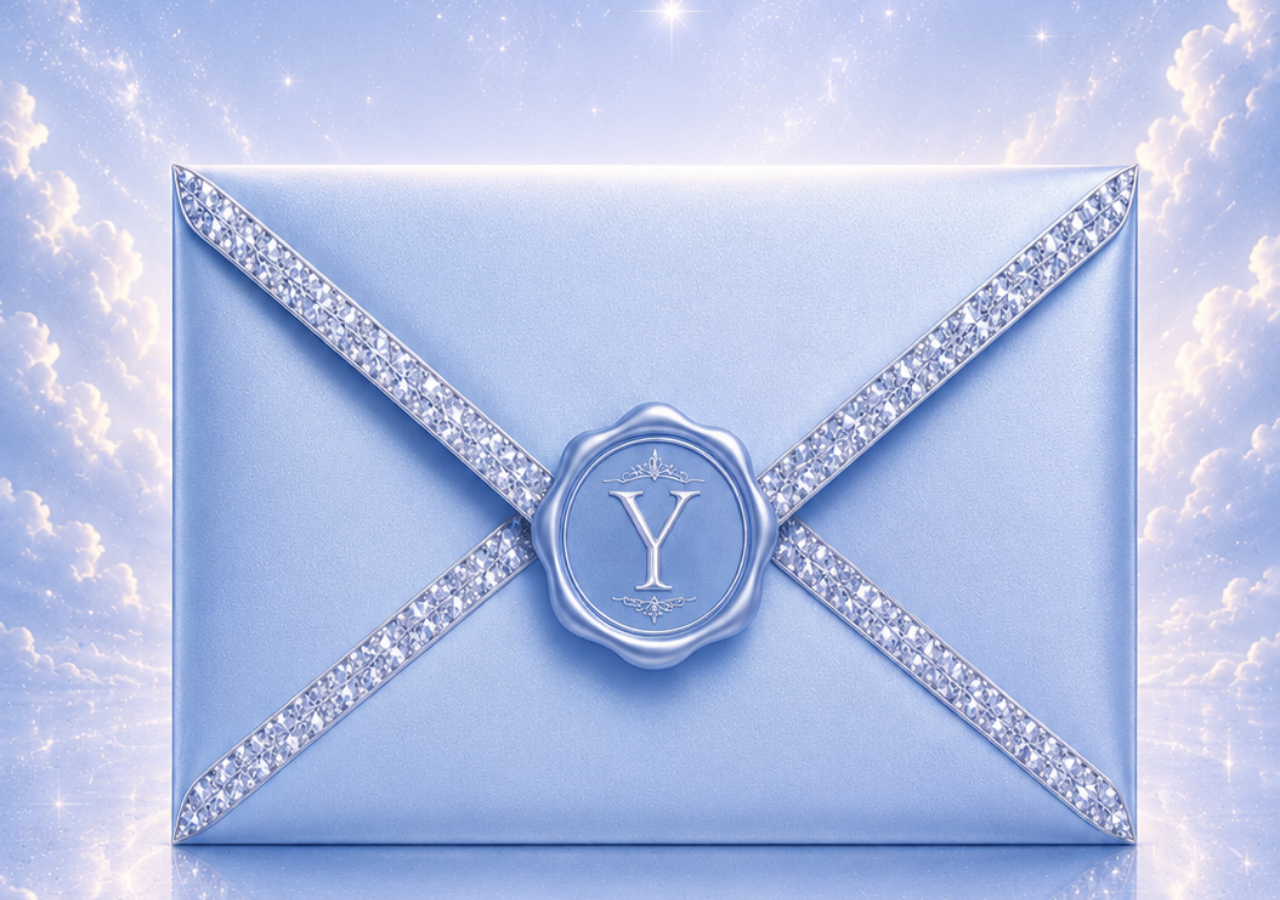
<file: index.html>
<!DOCTYPE html>
<html lang="pt-BR">

<head>

<meta charset="UTF-8">

<meta name="viewport" content="width=device-width, initial-scale=1.0">

<title>Convite 15 Anos Yasmim</title>

<link rel="stylesheet" href="style.css">

</head>


<body>


<!-- ENVELOPE -->

<div id="tela-envelope" class="tela-envelope">

<img 
src="imagens/file_000000002c34720eb653895a2e8ebbc9.png"
class="envelope"
onclick="abrirConvite()"
alt="Envelope">

</div>





<!-- CONVITE -->

<div id="tela-convite" class="tela-convite">


<img 
src="imagens/file_00000000c2f8720e9bc3ba3cec583958.png"
class="convite"
alt="Convite">





<!-- CÍRCULOS TRANSPARENTES -->

<div class="areas-clique">


<button 
class="circulo-presentes"
onclick="listaPresentes()">
</button>



<button 
class="circulo-local"
onclick="verLocal()">
</button>



<button 
class="circulo-confirmar"
onclick="confirmarPresenca()">
</button>



</div>



</div>




<script src="script.js"></script>


</body>

</html>
</file>
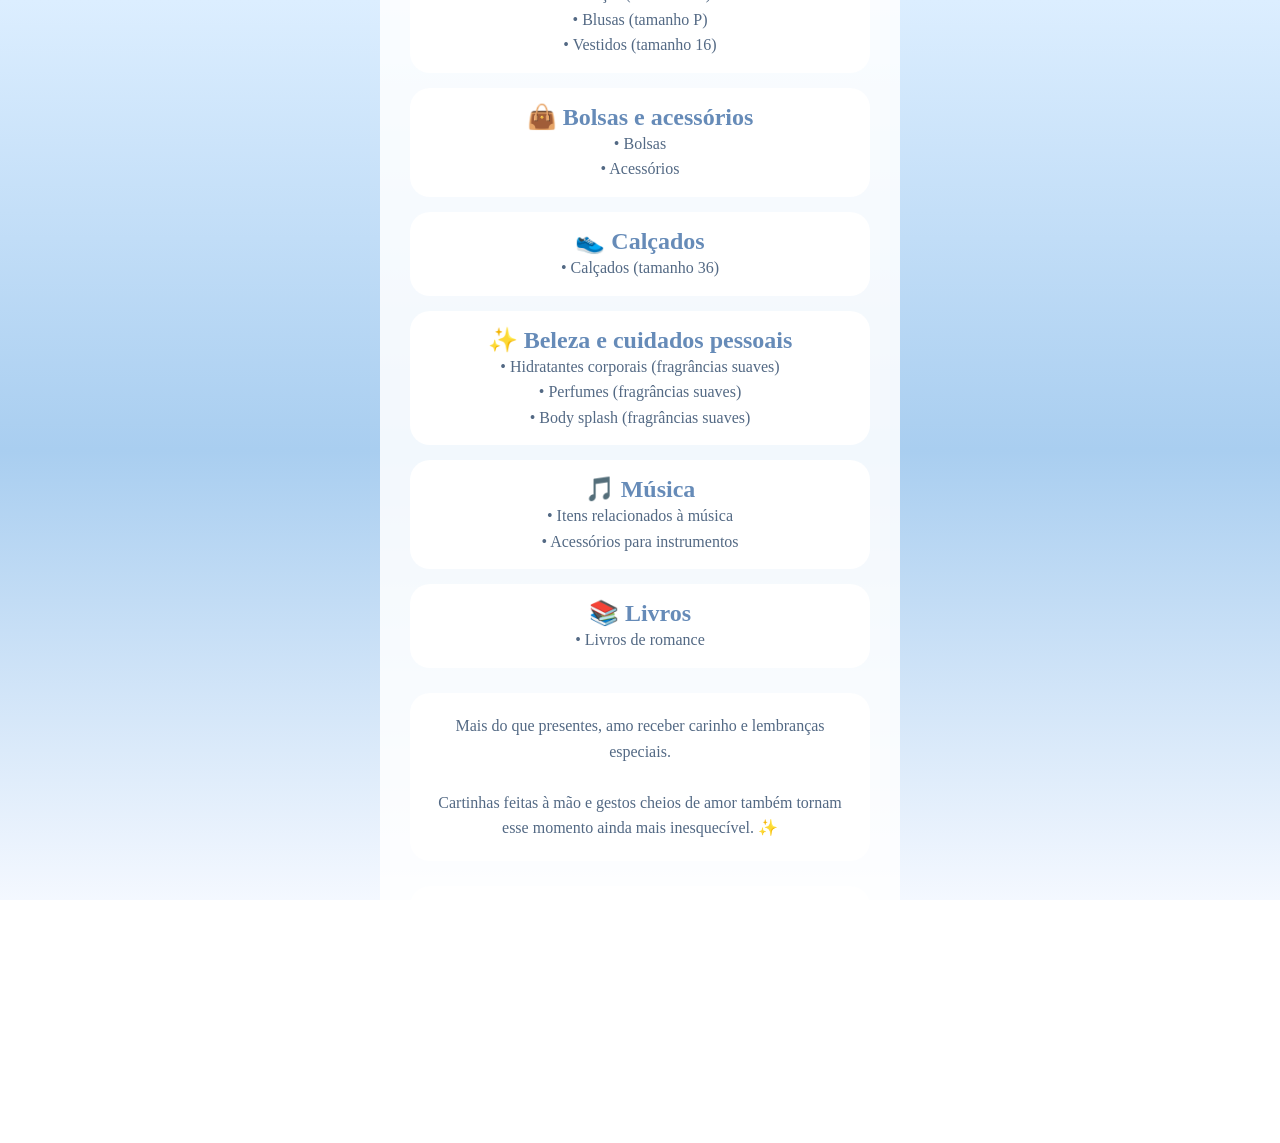
<file: lista-presentes.html>
<!DOCTYPE html>
<html lang="pt-BR">

<head>

<meta charset="UTF-8">

<meta name="viewport" content="width=device-width, initial-scale=1.0">

<title>
Lista de Presentes | Yasmim 15 Anos
</title>


<link rel="stylesheet" href="style.css">


</head>


<body class="pagina-presentes">



<main class="lista">



<h1>
🎁 Lista de Presentes
</h1>




<p class="frase">

Essa lista é apenas uma sugestão.
Mais do que presentes, o mais importante
é compartilhar esse momento especial comigo.

</p>







<section class="categoria">

<h2>
👗 Roupas
</h2>

<p>

• Calças (tamanho 38)<br>

• Blusas (tamanho P)<br>

• Vestidos (tamanho 16)

</p>

</section>







<section class="categoria">

<h2>
👜 Bolsas e acessórios
</h2>

<p>

• Bolsas<br>

• Acessórios

</p>

</section>







<section class="categoria">

<h2>
👟 Calçados
</h2>

<p>

• Calçados (tamanho 36)

</p>

</section>







<section class="categoria">

<h2>
✨ Beleza e cuidados pessoais
</h2>

<p>

• Hidratantes corporais (fragrâncias suaves)<br>

• Perfumes (fragrâncias suaves)<br>

• Body splash (fragrâncias suaves)

</p>

</section>







<section class="categoria">

<h2>
🎵 Música
</h2>

<p>

• Itens relacionados à música<br>

• Acessórios para instrumentos

</p>

</section>







<section class="categoria">

<h2>
📚 Livros
</h2>

<p>

• Livros de romance

</p>

</section>







<div class="mensagem-final">


<p>

Mais do que presentes, amo receber carinho
e lembranças especiais.

<br><br>

Cartinhas feitas à mão e gestos cheios de amor
também tornam esse momento ainda mais inesquecível. ✨

</p>


</div>







<div class="pix">


<h2>
💙 Sugestão de Pix
</h2>


<p>
(33) 98407-3224
</p>


<p>
Yasmim Félix Barbosa
</p>



<small>

O Pix é apenas uma sugestão.
Todos os presentes e demonstrações de carinho
serão recebidos com muito amor.

</small>


</div>







<a href="index.html" class="voltar">

Voltar ao convite

</a>





</main>



</body>


</html>
</file>
<file: style.css>
* {
    margin: 0;
    padding: 0;
    box-sizing: border-box;
}


html,
body {

    width: 100%;
    height: 100%;

    overflow: hidden;

}



/* ==========================
   ENVELOPE
========================== */


.tela-envelope {

    width: 100vw;
    height: 100vh;

    position: fixed;

    top: 0;
    left: 0;

    display: flex;

    justify-content: center;
    align-items: center;

    z-index: 10;

}



.envelope {

    width: 100vw;

    height: 100vh;

    object-fit: cover;

    cursor: pointer;

}





.abrindo {

    animation: abrirEnvelope 1.5s ease forwards;

}





@keyframes abrirEnvelope {


    0% {

        transform: scale(1);

        filter: brightness(1);

    }


    50% {

        filter: brightness(2);

    }


    100% {

        transform: scale(1.15);

        opacity: 0;

    }

}








/* ==========================
   CONVITE
========================== */


.tela-convite {


    width: 100vw;

    height: 100vh;


    position: fixed;


    top: 0;

    left: 0;



    display: flex;

    justify-content: center;

    align-items: center;



    opacity: 0;


    visibility: hidden;



    transition: 1.5s ease;


}





.convite {


    width: 100vw;

    height: 100vh;


    object-fit: cover;


}








/* ==========================
   CÍRCULOS TRANSPARENTES
========================== */


.areas-clique {


    position: absolute;


    width: 100%;


    height: 100%;


}







.circulo-presentes,
.circulo-local,
.circulo-confirmar {


    position: absolute;


    width: 55px;


    height: 55px;



    border-radius: 50%;



    border: none;



    background: transparent;



    cursor: pointer;


}









/* 🎁 LISTA DE PRESENTES */


.circulo-presentes {


    top: 86%;


    left: 12%;


}








/* 📍 LOCAL */


.circulo-local {


    top: 86%;


    left: 43%;


}








/* 💌 CONFIRMAR PRESENÇA */


.circulo-confirmar {


    top: 86%;


    left: 71%;


}








/* ==========================
   LISTA DE PRESENTES
========================== */


.pagina-presentes {


    min-height: 100vh;


    overflow-y: auto;


    padding: 25px;



    display: flex;


    justify-content: center;


    align-items: center;



    background:

    linear-gradient(

    180deg,

    #dceeff,

    #a9cef0,

    #f4f8ff

    );


}





.lista {


    width: 100%;


    max-width: 520px;



    background: rgba(255,255,255,0.85);



    border-radius: 30px;



    padding: 30px;



    text-align: center;


}





.lista h1 {


    color: #5478a5;


    margin-bottom: 20px;


}





.frase {


    color: #536984;


    line-height: 1.5;


    margin-bottom: 20px;


}





.categoria {


    background: white;


    border-radius: 20px;


    padding: 15px;


    margin: 15px 0;


}





.categoria h2 {


    color: #668bb8;


}





.categoria p {


    color: #536984;


    line-height: 1.6;


}





.mensagem-final {


    margin-top: 25px;


    padding: 20px;


    border-radius: 20px;


    background: white;


    color: #536984;


    line-height: 1.6;


}





.pix {


    margin-top: 25px;


    padding: 20px;


    border-radius: 20px;


    background: white;


    color: #536984;


}





.pix h2 {


    color: #668bb8;


}






.voltar {


    display: inline-block;


    margin-top: 20px;


    padding: 12px 25px;



    border-radius: 30px;


    background: #86acd8;


    color: white;


    text-decoration: none;


}
</file>
